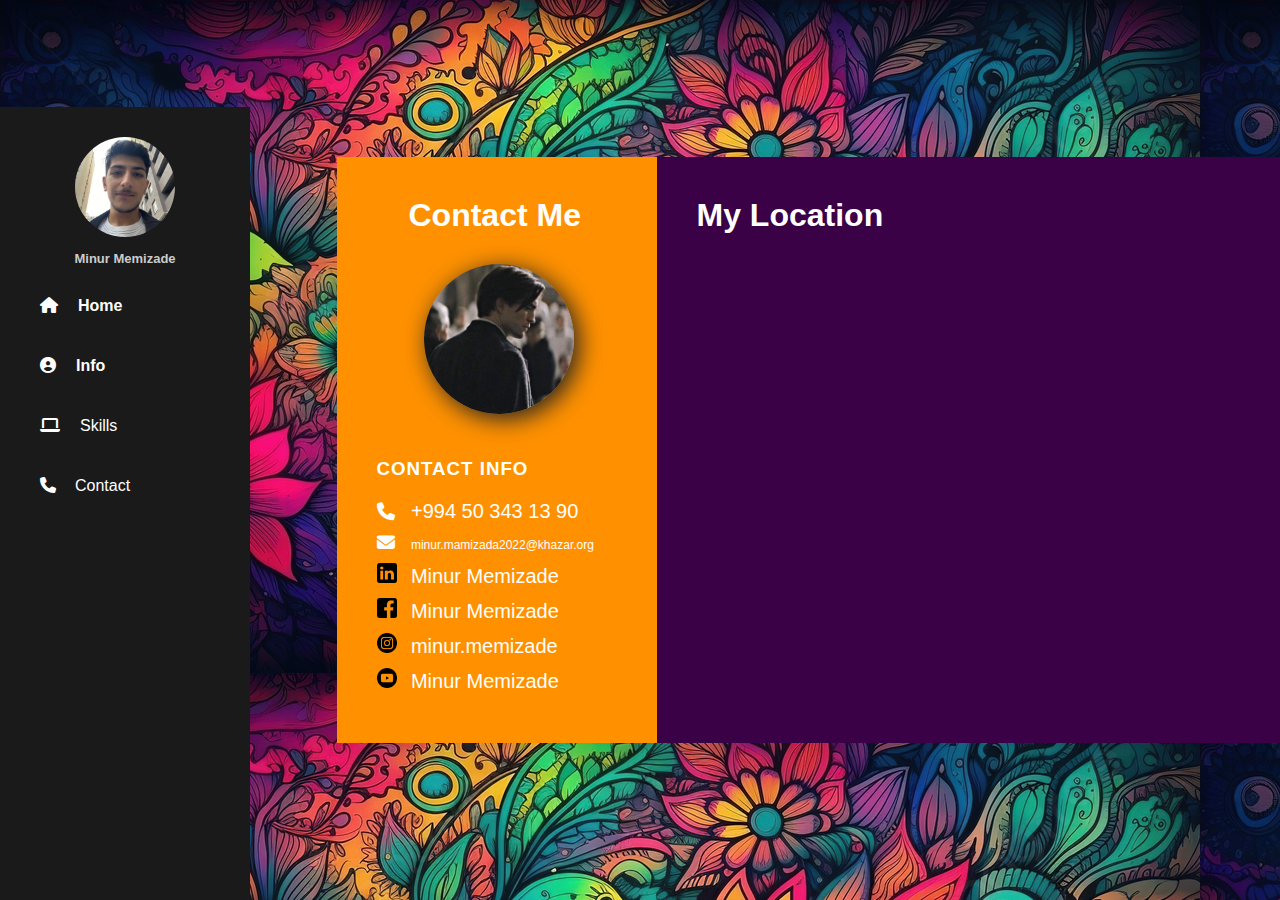
<file: contact.html>
<!DOCTYPE html>
<html lang="en">
<head>
    <meta charset="UTF-8">
    <meta name="viewport" content="width=device-width, initial-scale=1.0">
    <link rel="stylesheet" href="https://cdnjs.cloudflare.com/ajax/libs/font-awesome/6.5.1/css/all.min.css">
    <link rel="stylesheet" href="style.css">
    <link rel="stylesheet" href="resume.css">
    <link rel="stylesheet" href="contact.css">
    <title>Contact Me</title>
 </head>
 <body>
    <div class="all2">
     <div class="sidebar">
        <center>
            <img class="profile" src="profile.jpeg" alt="">
            <h4>Minur Memizade</h4>
        </center>
        <div class="container">
            <a href="index.html"><i class="fa-solid fa-home"><span style="margin-left: 20px;">Home</span></i></a>
            <a href="resume.html"><i class="fa-solid fa-user-circle"><span style="margin-left: 20px;">Info</span></i></a>
        <a href="skills.html"><i class="fa-solid fa-laptop"></i><span>Skills</span></a>
        <a href="contact.html"><i class="fa-solid fa-phone"></i><span style="margin-left: 9px";>Contact</span></a>
        </div>    
     </div>
     <div class="mainContainer">
        <div class="left">
            <h1>Contact Me</h1>
            <img class="mediaProfile" src="369614775_251510993877685_3409155976192186392_n.jpg" alt="">
            
            <div class="contactInfo">
                <h3 class="title">Contact Info</h3>
                <ul>
                    <li>
                        <span class="icon"><i class="fa fa-phone" aria-hidden="true"></i></span>
                        <span class="text">+994 50 343 13 90</span>
                    </li>
                    <li>
                        <span class="icon"><i class="fa fa-envelope" aria-hidden="true"></i></span>
                        <span class="text" style="font-size: 12px;">minur.mamizada2022@khazar.org</span>
                    </li>
                    <li>
                        <span class="icon"><img src="linkedin.png" alt=""></span>
                        <span class="text">Minur Memizade</span>
                    </li>
                    <li>
                        <span class="icon"><img src="facebook.png" alt=""></span>
                        <span class="text">Minur Memizade</span>
                    </li>
                    <li>
                        <span class="icon"><img src="insta.png" alt=""></span>
                        <span class="text">minur.memizade</span>
                    </li>
                    <li>
                        <span class="icon"><img src="youtube.png" alt=""></span>
                        <span class="text">Minur Memizade</span>
                    </li>
                </ul>
             </div>

            </div>
            <div class="right">
                <h1>My Location</h1>
                <iframe src="https://www.google.com/maps/embed?pb=!1m14!1m8!1m3!1d3037.6942390460754!2d49.927675075363126!3d40.41562388095986!3m2!1i1024!2i768!4f13.1!3m3!1m2!1s0x4030630d3913cdfd%3A0xc3bbdb9125049354!2sKristal%20Ab%C5%9Feron%20Qara%20Qarayev!5e0!3m2!1sen!2saz!4v1701972146918!5m2!1sen!2saz" width="600" height="450" style="border:0;" allowfullscreen="" loading="lazy" referrerpolicy="no-referrer-when-downgrade"></iframe>
            </div>
        </div>
        
    </div>
</body>
</html>
</file>
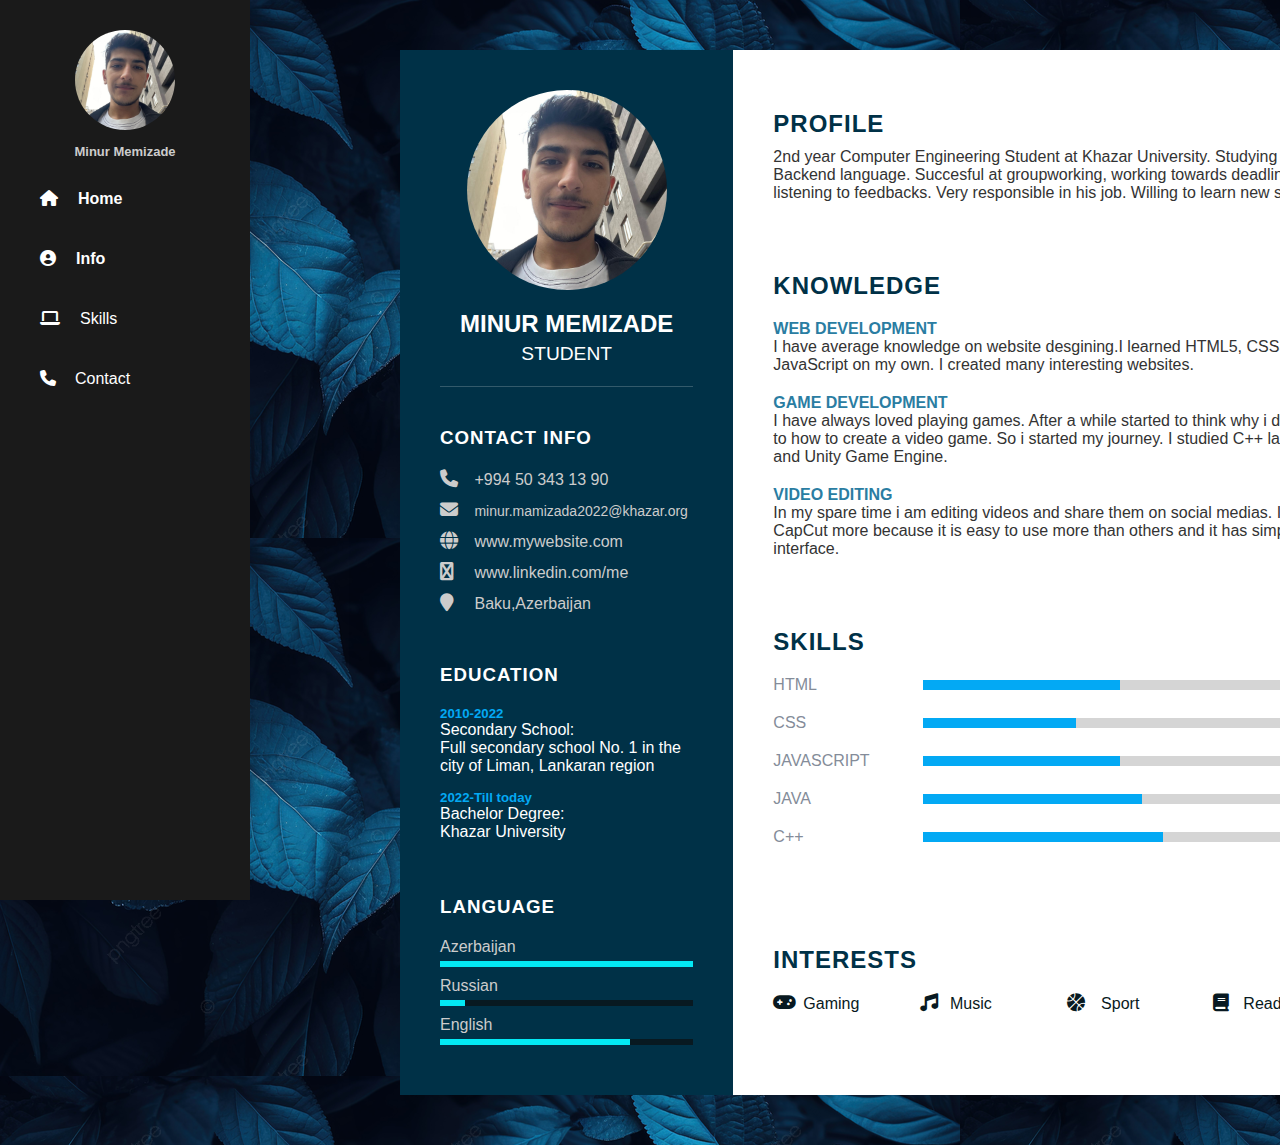
<file: resume.html>
<!DOCTYPE html>
<html lang="en">
<head>
    <meta charset="UTF-8">
    <meta name="viewport" content="width=device-width, initial-scale=1.0">
    <link rel="stylesheet" href="https://cdnjs.cloudflare.com/ajax/libs/font-awesome/6.5.1/css/all.min.css">
    <link rel="stylesheet" href="style.css">
    <link rel="stylesheet" href="resume.css">
    <title>Resume</title>
</head>
<body>
    <div class=>
        <div class="sidebar">
            <center>
                <img class="profile" src="profile.jpeg" alt="">
                <h4>Minur Memizade</h4>
            </center>
            <div class="container">
                <a href="index.html"><i class="fa-solid fa-home"><span style="margin-left: 20px;">Home</span></i></a>
                <a href="resume.html"><i class="fa-solid fa-user-circle"><span style="margin-left: 20px;">Info</span></i></a>
            <a href="skills.html"><i class="fa fa-laptop"></i><span>Skills</span></a>
            <a href="contact.html"><i class="fa-solid fa-phone"></i><span style="margin-left: 9px";>Contact</span></a>
            </div>    
        </div>
            <div class="mainContainer">
                <div class="left">
                    <div class="profileText">
                        <div class="imgBx">
                            <img class="homeProfile" src="profile.jpeg">
                        </div>
                        <h2>Minur Memizade <br><span>Student</span></h2>
                    </div>
                    <div class="contactInfo">
                        <h3 class="title">Contact Info</h3>
                        <ul>
                            <li>
                                <span class="icon"><i class="fa fa-phone" aria-hidden="true"></i></span>
                                <span class="text">+994 50 343 13 90</span>
                            </li>
                            <li>
                                <span class="icon"><i class="fa fa-envelope" aria-hidden="true"></i></span>
                                <span class="text" style="font-size: 14px;">minur.mamizada2022@khazar.org</span>
                            </li>
                            <li>
                                <span class="icon"><i class="fa fa-globe" aria-hidden="true"></i></span>
                                <span class="text">www.mywebsite.com</span>
                            </li>
                            <li>
                                <span class="icon"><i class="fa fa-linkedin" aria-hidden="true"></i></span>
                                <span class="text">www.linkedin.com/me</span>
                            </li>
                            <li>
                                <span class="icon"><i class="fa fa-map-marker" aria-hidden="true"></i></span>
                                <span class="text">Baku,Azerbaijan</span>
                            </li>
                        </ul>
                    </div>
                    <div class="contactInfo education">
                        <h3 class="title">Education</h3>
                        <ul>
                            <li>
                                <h5>2010-2022</h5>
                                <h4>Secondary School:</h4>
                                <h4>Full secondary school No. 1 in the city of Liman, Lankaran region</h4>
                            </li>
                            <li>
                                <h5>2022-Till today</h5>
                                <h4>Bachelor Degree:</h4>
                                <h4>Khazar University</h4>
                            </li>
                        </ul>
                    </div>
                    <div class="contactInfo language">
                        <h3 class="title">Language</h3>
                        <ul>
                            <li>
                                <span class="text">Azerbaijan</span>
                                <span class="percent">
                                    <div style="width:100% ;"></div>
                                </span>
                            </li>
                            <li>
                                <span class="text">Russian</span>
                                <span class="percent">
                                    <div style="width:10% ;"></div></span>
                            </li>
                            <li>
                                <span class="text">English</span>
                                <span class="percent">
                                    <div style="width:75% ;"></div>
                                </span>
                            </li>
                        </ul>
                    </div>
                </div>
                <div class="right">
                    <div class="about">
                        <h2 class="title2">Profile</h2>
                        <p>2nd year Computer Engineering Student at Khazar University. Studying Java as Backend language. Succesful at groupworking, working towards deadlines and listening to feedbacks. Very responsible in his job. Willing to learn new skills.</p>
                    </div>
                    <div class="about">
                        <h2 class="title2">Knowledge</h2>
                        <div class="box">
                            
                            <div class="text">
                                <h4>Web Development</h4>
                                <p>I have average knowledge on website desgining.I learned HTML5, CSS3 and JavaScript on my own. I created many interesting websites.</p>
                            </div>
                        </div>
                        <div class="box">
                            
                            <div class="text">
                                <h4>Game Development</h4>
                                <p>I have always loved playing games. After a while started to think why i don't learn to how to create a video game. So i started my journey. I studied C++ language and Unity Game Engine.</p>
                            </div>
                        </div>
                        <div class="box">
                            <div class="text">
                                <h4>Video Editing</h4>
                                <p>In my spare time i am editing videos and share them on social medias. I use CapCut more because it is easy to use more than others and it has simple interface.</p>
                            </div>
                        </div>
                    </div>
                    <div class="about skills">
                        <h2 class="title2">Skills</h2>
                        <div class="box">
                            <h4>HTML</h4>
                            <div class="percent">
                                <div style="width: 45%;"></div>
                            </div>
                        </div>
                        <div class="box">
                            <h4>CSS</h4>
                            <div class="percent">
                                <div style="width: 35%;"></div>
                            </div>
                        </div>
                        <div class="box">
                            <h4>JavaScript</h4>
                            <div class="percent">
                                <div style="width: 45%;"></div>
                            </div>
                        </div>
                        <div class="box">
                            <h4>Java</h4>
                            <div class="percent">
                                <div style="width: 50%;"></div>
                            </div>
                        </div>
                        <div class="box">
                            <h4>C++</h4>
                            <div class="percent">
                                <div style="width: 55%;"></div>
                            </div>
                        </div>
                    </div>
                    <div class="about interests">
                        <h2 class="title2">Interests</h2>
                        <ul>
                            <li><i class="fa fa-gamepad" aria-hidden="true"></i>Gaming</li>
                            <li><i class="fa fa-music" aria-hidden="true"></i>Music</li>
                            <li><i class="fa fa-basketball" aria-hidden="true"></i> Sport</li>
                            <li><i class="fa fa-book" aria-hidden="true"></i>Reading</li>
                        </ul>
                    </div>
                </div>
                
                </div>
                
            </div>
    </div>
    
    
</body>
</html>
</file>
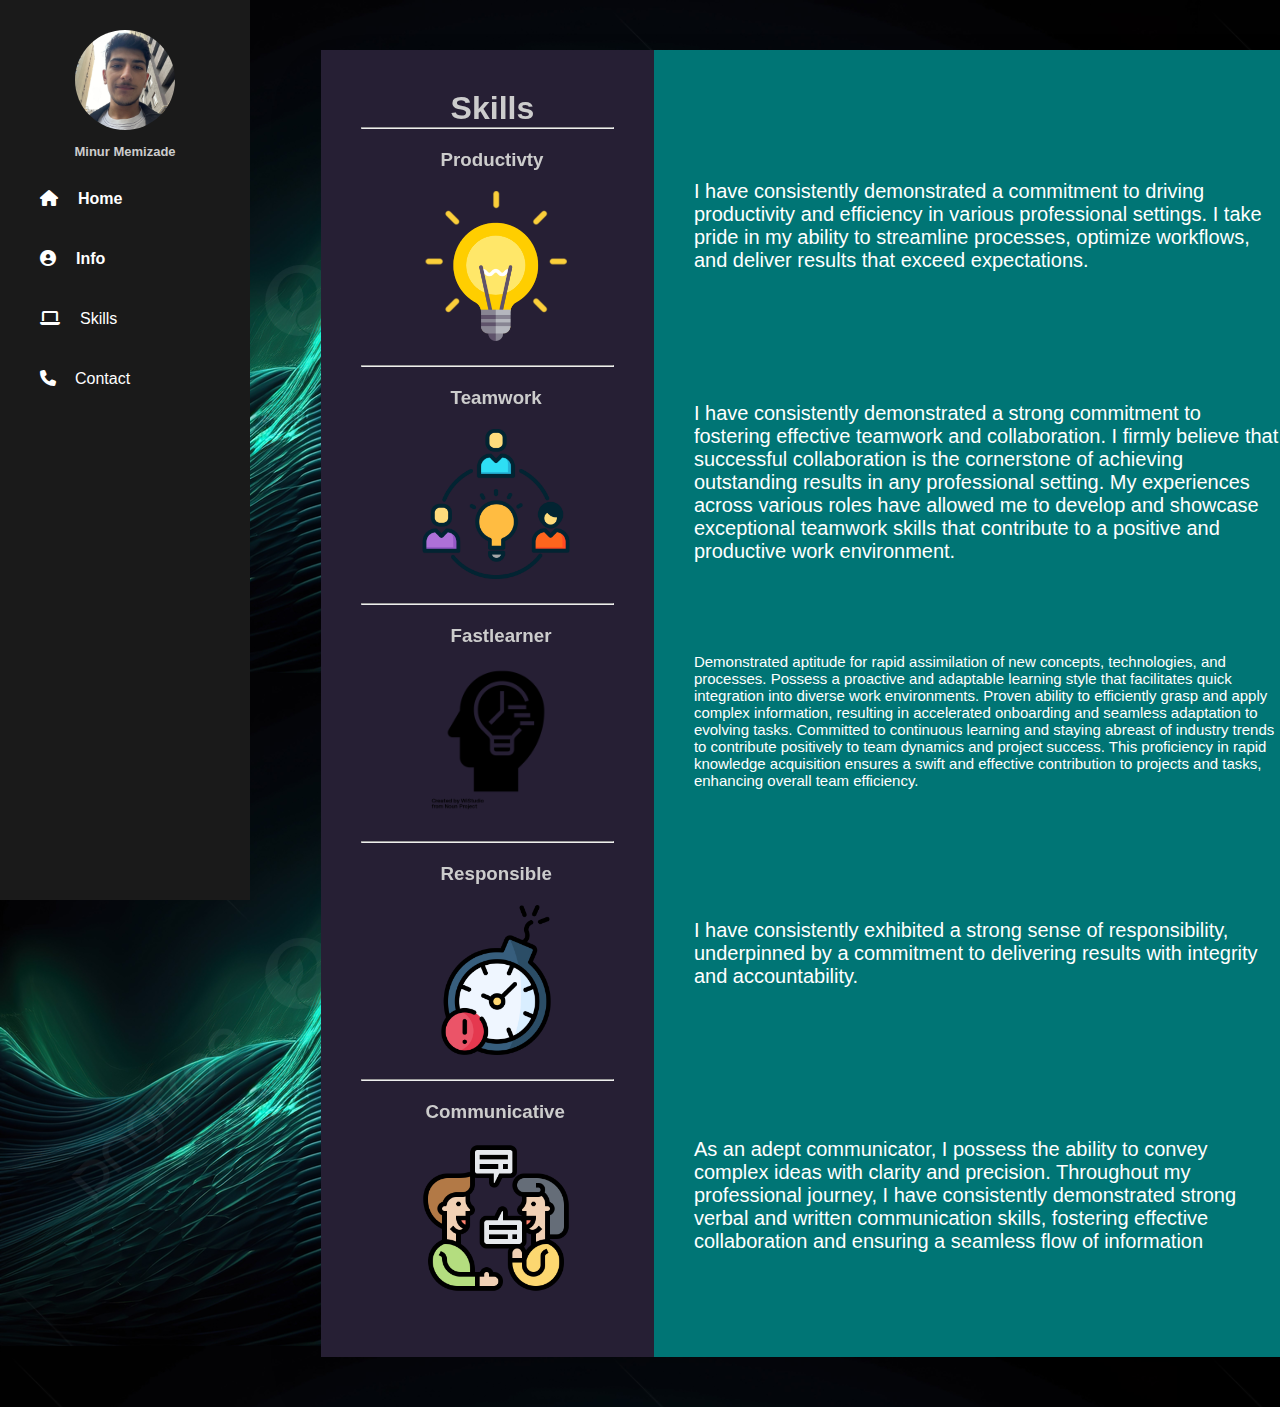
<file: skills.html>
<!DOCTYPE html>
<html lang="en">
<head>
    <meta charset="UTF-8">
    <meta name="viewport" content="width=device-width, initial-scale=1.0">
    <link rel="stylesheet" href="https://cdnjs.cloudflare.com/ajax/libs/font-awesome/6.5.1/css/all.min.css">
    <link rel="stylesheet" href="style.css">
    <link rel="stylesheet" href="resume.css">
    <link rel="stylesheet" href="skills.css">
    <title>Skills</title>
</head>
<body>
    <div>
    <div class="sidebar">
        <center>
            <img class="profile" src="profile.jpeg" alt="">
            <h4>Minur Memizade</h4>
        </center>
        <div class="container">
            <a href="index.html"><i class="fa-solid fa-home"><span style="margin-left: 20px;">Home</span></i></a>
            <a href="resume.html"><i class="fa-solid fa-user-circle"><span style="margin-left: 20px;">Info</span></i></a>
        <a href="skills.html"><i class="fa fa-laptop"></i><span style="margin-left: 10px";>Skills</span></a>
        <a href="contact.html"><i class="fa-solid fa-phone"></i><span style="margin-left: 9px";>Contact</span></a>
        </div>    
    </div>
    <div class="mainContainer">
            <div class="left">
                <h1 style="margin-left: 90px;">Skills</h1><hr>
                <div>
                    <ul>
                        <li>
                            <h3 style="margin-left:60px ;">Productivty</h3>
                            <img  src="pngwing.com.png" alt="">
                        </li><hr>
                        <li>
                            <h3 style="margin-left:70px ;">Teamwork</h3>
                            <img src="teamwork_7086327.png" alt="">
                        </li><hr>
                        <li>
                            <h3 style="margin-left:70px ;">Fastlearner</h3>
                            <img src="noun-fast-learner-4230009.png" alt="">
                        </li><hr>
                        <li>
                            <h3 style="margin-left:60px ;">Responsible</h3>
                            <img src="deadline.png" alt="">
                        </li><hr>
                        <li>
                            <h3>Communicative</h3>
                            <img src="communication_3201615.png" alt="">
                        </li>
                    </ul>
                </div>
            </div>
            <div class="right">
                <div>
                    <ul>
                        <li>
                            <p style="font-size: 20px;">I have consistently demonstrated a commitment to driving productivity and efficiency in various professional settings. I take pride in my ability to streamline processes, optimize workflows, and deliver results that exceed expectations.</p>
                        </li>
                        <li style=" margin-top: 130px;">
                            <p>I have consistently demonstrated a strong commitment to fostering effective teamwork and collaboration. I firmly believe that successful collaboration is the cornerstone of achieving outstanding results in any professional setting. My experiences across various roles have allowed me to develop and showcase exceptional teamwork skills that contribute to a positive and productive work environment.</p>
                        </li>
                        <li>
                            <p style="font-size: 15px;">  Demonstrated aptitude for rapid assimilation of new concepts, technologies, and processes. Possess a proactive and adaptable learning style that facilitates quick integration into diverse work environments. Proven ability to efficiently grasp and apply complex information, resulting in accelerated onboarding and seamless adaptation to evolving tasks. Committed to continuous learning and staying abreast of industry trends to contribute positively to team dynamics and project success. This proficiency in rapid knowledge acquisition ensures a swift and effective contribution to projects and tasks, enhancing overall team efficiency.</p>
                        </li>
                        <li style=" margin-top: 130px;">
                            <p>I have consistently exhibited a strong sense of responsibility, underpinned by a commitment to delivering results with integrity and accountability.</p>
                        </li>
                        <li style=" margin-top: 150px;">
                            <p>As an adept communicator, I possess the ability to convey complex ideas with clarity and precision. Throughout my professional journey, I have consistently demonstrated strong verbal and written communication skills, fostering effective collaboration and ensuring a seamless flow of information</p>
                        </li>
                    </ul>
                </div>
            </div>
    </div>
</div>
</body>
</html>
</file>
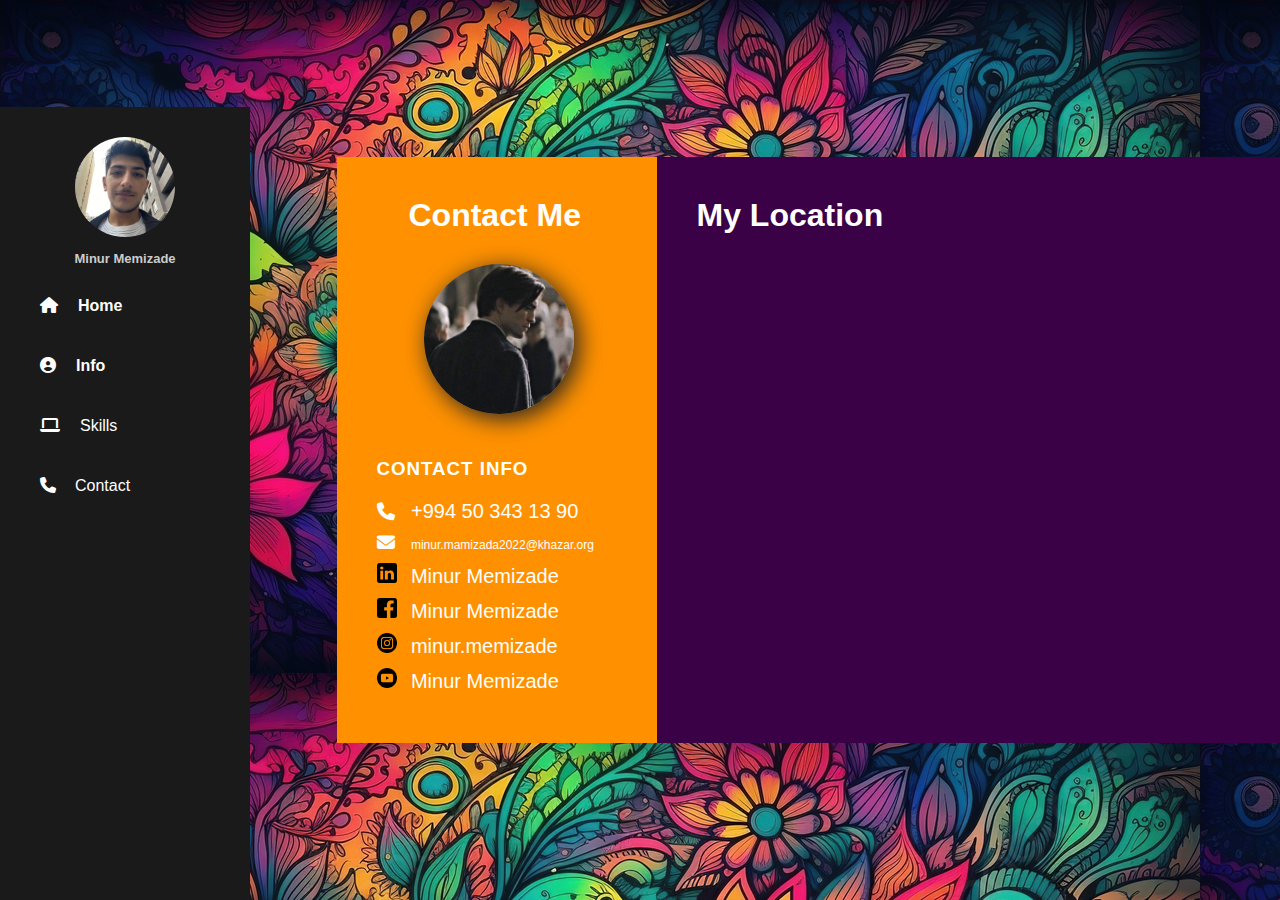
<file: index/contact.html>
<!DOCTYPE html>
<html lang="en">
<head>
    <meta charset="UTF-8">
    <meta name="viewport" content="width=device-width, initial-scale=1.0">
    <link rel="stylesheet" href="https://cdnjs.cloudflare.com/ajax/libs/font-awesome/6.5.1/css/all.min.css">
    <link rel="stylesheet" href="/style/style.css">
    <link rel="stylesheet" href="/style/resume.css">
    <link rel="stylesheet" href="/style/contact.css">
    <title>Contact Me</title>
 </head>
 <body>
    <div class="all2">
     <div class="sidebar">
        <center>
            <img class="profile" src="/images/profile.jpeg" alt="">
            <h4>Minur Memizade</h4>
        </center>
        <div class="container">
            <a href="/index.html"><i class="fa-solid fa-home"><span style="margin-left: 20px;">Home</span></i></a>
            <a href="resume.html"><i class="fa-solid fa-user-circle"><span style="margin-left: 20px;">Info</span></i></a>
        <a href="skills.html"><i class="fa-solid fa-laptop"></i><span>Skills</span></a>
        <a href="contact.html"><i class="fa-solid fa-phone"></i><span style="margin-left: 9px";>Contact</span></a>
        </div>    
     </div>
     <div class="mainContainer">
        <div class="left">
            <h1>Contact Me</h1>
            <img class="mediaProfile" src="/images/369614775_251510993877685_3409155976192186392_n.jpg" alt="">
            
            <div class="contactInfo">
                <h3 class="title">Contact Info</h3>
                <ul>
                    <li>
                        <span class="icon"><i class="fa fa-phone" aria-hidden="true"></i></span>
                        <span class="text">+994 50 343 13 90</span>
                    </li>
                    <li>
                        <span class="icon"><i class="fa fa-envelope" aria-hidden="true"></i></span>
                        <span class="text" style="font-size: 12px;">minur.mamizada2022@khazar.org</span>
                    </li>
                    <li>
                        <span class="icon"><img src="/images/linkedin.png" alt=""></span>
                        <span class="text">Minur Memizade</span>
                    </li>
                    <li>
                        <span class="icon"><img src="/images/facebook.png" alt=""></span>
                        <span class="text">Minur Memizade</span>
                    </li>
                    <li>
                        <span class="icon"><img src="/images/insta.png" alt=""></span>
                        <span class="text">minur.memizade</span>
                    </li>
                    <li>
                        <span class="icon"><img src="/images/youtube.png" alt=""></span>
                        <span class="text">Minur Memizade</span>
                    </li>
                </ul>
             </div>

            </div>
            <div class="right">
                <h1>My Location</h1>
                <iframe src="https://www.google.com/maps/embed?pb=!1m14!1m8!1m3!1d3037.6942390460754!2d49.927675075363126!3d40.41562388095986!3m2!1i1024!2i768!4f13.1!3m3!1m2!1s0x4030630d3913cdfd%3A0xc3bbdb9125049354!2sKristal%20Ab%C5%9Feron%20Qara%20Qarayev!5e0!3m2!1sen!2saz!4v1701972146918!5m2!1sen!2saz" width="600" height="450" style="border:0;" allowfullscreen="" loading="lazy" referrerpolicy="no-referrer-when-downgrade"></iframe>
            </div>
        </div>
        
    </div>
</body>
</html>
</file>
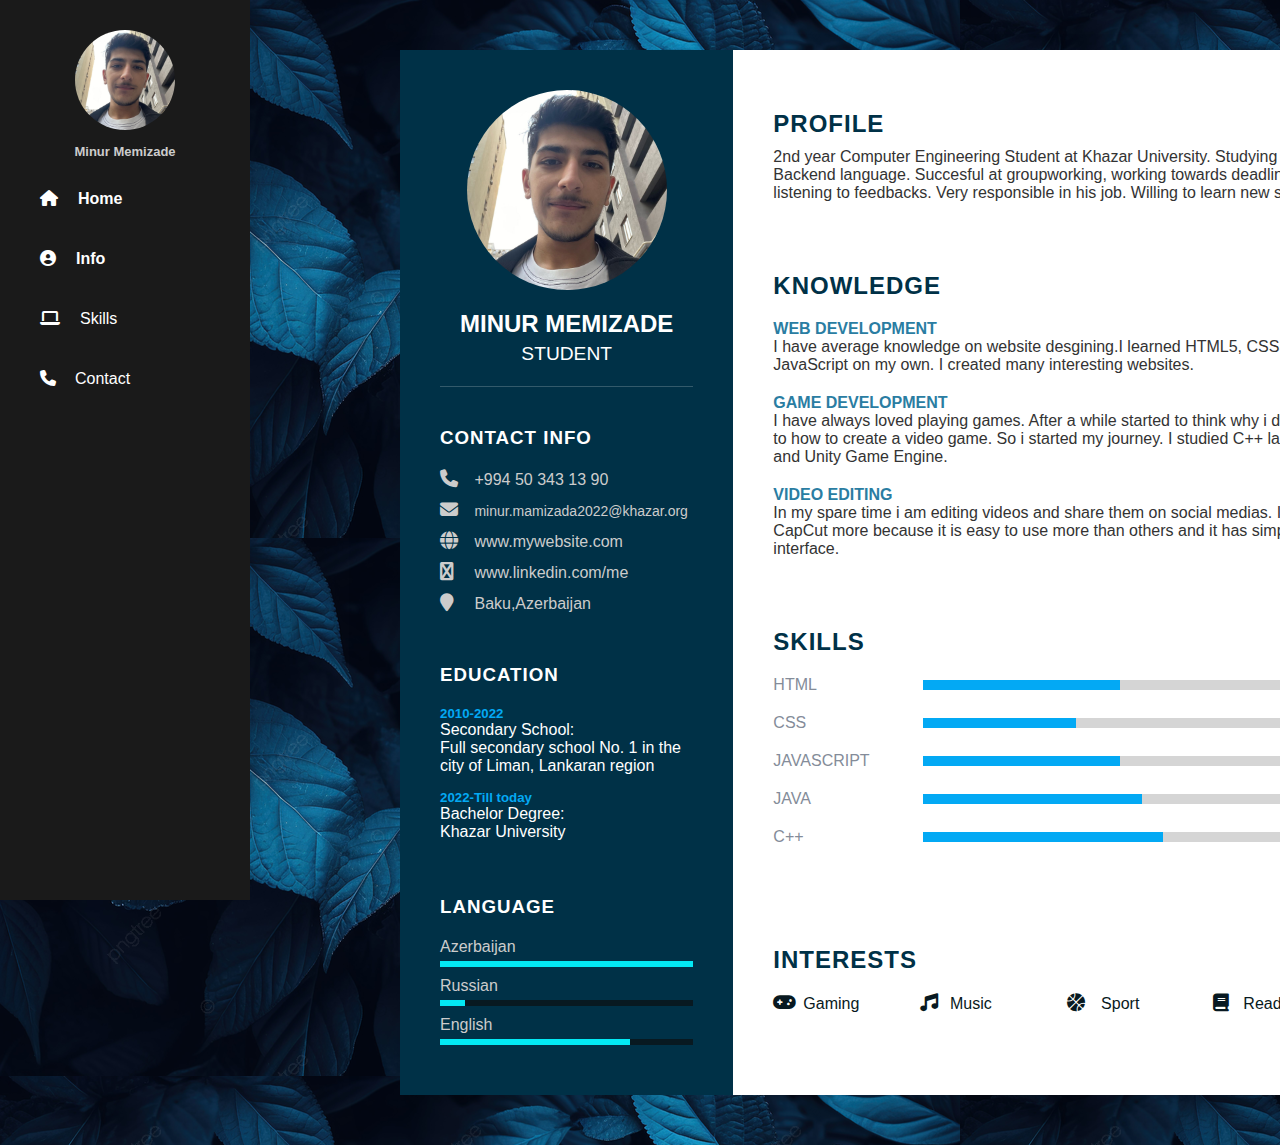
<file: index/resume.html>
<!DOCTYPE html>
<html lang="en">
<head>
    <meta charset="UTF-8">
    <meta name="viewport" content="width=device-width, initial-scale=1.0">
    <link rel="stylesheet" href="https://cdnjs.cloudflare.com/ajax/libs/font-awesome/6.5.1/css/all.min.css">
    <link rel="stylesheet" href="/style/style.css">
    <link rel="stylesheet" href="/style/resume.css">
    <title>Resume</title>
</head>
<body>
    <div class=>
        <div class="sidebar">
            <center>
                <img class="profile" src="/images/profile.jpeg" alt="">
                <h4>Minur Memizade</h4>
            </center>
            <div class="container">
                <a href="/index.html"><i class="fa-solid fa-home"><span style="margin-left: 20px;">Home</span></i></a>
                <a href="resume.html"><i class="fa-solid fa-user-circle"><span style="margin-left: 20px;">Info</span></i></a>
            <a href="skills.html"><i class="fa fa-laptop"></i><span>Skills</span></a>
            <a href="contact.html"><i class="fa-solid fa-phone"></i><span style="margin-left: 9px";>Contact</span></a>
            </div>    
        </div>
            <div class="mainContainer">
                <div class="left">
                    <div class="profileText">
                        <div class="imgBx">
                            <img class="homeProfile" src="/images/profile.jpeg">
                        </div>
                        <h2>Minur Memizade <br><span>Student</span></h2>
                    </div>
                    <div class="contactInfo">
                        <h3 class="title">Contact Info</h3>
                        <ul>
                            <li>
                                <span class="icon"><i class="fa fa-phone" aria-hidden="true"></i></span>
                                <span class="text">+994 50 343 13 90</span>
                            </li>
                            <li>
                                <span class="icon"><i class="fa fa-envelope" aria-hidden="true"></i></span>
                                <span class="text" style="font-size: 14px;">minur.mamizada2022@khazar.org</span>
                            </li>
                            <li>
                                <span class="icon"><i class="fa fa-globe" aria-hidden="true"></i></span>
                                <span class="text">www.mywebsite.com</span>
                            </li>
                            <li>
                                <span class="icon"><i class="fa fa-linkedin" aria-hidden="true"></i></span>
                                <span class="text">www.linkedin.com/me</span>
                            </li>
                            <li>
                                <span class="icon"><i class="fa fa-map-marker" aria-hidden="true"></i></span>
                                <span class="text">Baku,Azerbaijan</span>
                            </li>
                        </ul>
                    </div>
                    <div class="contactInfo education">
                        <h3 class="title">Education</h3>
                        <ul>
                            <li>
                                <h5>2010-2022</h5>
                                <h4>Secondary School:</h4>
                                <h4>Full secondary school No. 1 in the city of Liman, Lankaran region</h4>
                            </li>
                            <li>
                                <h5>2022-Till today</h5>
                                <h4>Bachelor Degree:</h4>
                                <h4>Khazar University</h4>
                            </li>
                        </ul>
                    </div>
                    <div class="contactInfo language">
                        <h3 class="title">Language</h3>
                        <ul>
                            <li>
                                <span class="text">Azerbaijan</span>
                                <span class="percent">
                                    <div style="width:100% ;"></div>
                                </span>
                            </li>
                            <li>
                                <span class="text">Russian</span>
                                <span class="percent">
                                    <div style="width:10% ;"></div></span>
                            </li>
                            <li>
                                <span class="text">English</span>
                                <span class="percent">
                                    <div style="width:75% ;"></div>
                                </span>
                            </li>
                        </ul>
                    </div>
                </div>
                <div class="right">
                    <div class="about">
                        <h2 class="title2">Profile</h2>
                        <p>2nd year Computer Engineering Student at Khazar University. Studying Java as Backend language. Succesful at groupworking, working towards deadlines and listening to feedbacks. Very responsible in his job. Willing to learn new skills.</p>
                    </div>
                    <div class="about">
                        <h2 class="title2">Knowledge</h2>
                        <div class="box">
                            
                            <div class="text">
                                <h4>Web Development</h4>
                                <p>I have average knowledge on website desgining.I learned HTML5, CSS3 and JavaScript on my own. I created many interesting websites.</p>
                            </div>
                        </div>
                        <div class="box">
                            
                            <div class="text">
                                <h4>Game Development</h4>
                                <p>I have always loved playing games. After a while started to think why i don't learn to how to create a video game. So i started my journey. I studied C++ language and Unity Game Engine.</p>
                            </div>
                        </div>
                        <div class="box">
                            <div class="text">
                                <h4>Video Editing</h4>
                                <p>In my spare time i am editing videos and share them on social medias. I use CapCut more because it is easy to use more than others and it has simple interface.</p>
                            </div>
                        </div>
                    </div>
                    <div class="about skills">
                        <h2 class="title2">Skills</h2>
                        <div class="box">
                            <h4>HTML</h4>
                            <div class="percent">
                                <div style="width: 45%;"></div>
                            </div>
                        </div>
                        <div class="box">
                            <h4>CSS</h4>
                            <div class="percent">
                                <div style="width: 35%;"></div>
                            </div>
                        </div>
                        <div class="box">
                            <h4>JavaScript</h4>
                            <div class="percent">
                                <div style="width: 45%;"></div>
                            </div>
                        </div>
                        <div class="box">
                            <h4>Java</h4>
                            <div class="percent">
                                <div style="width: 50%;"></div>
                            </div>
                        </div>
                        <div class="box">
                            <h4>C++</h4>
                            <div class="percent">
                                <div style="width: 55%;"></div>
                            </div>
                        </div>
                    </div>
                    <div class="about interests">
                        <h2 class="title2">Interests</h2>
                        <ul>
                            <li><i class="fa fa-gamepad" aria-hidden="true"></i>Gaming</li>
                            <li><i class="fa fa-music" aria-hidden="true"></i>Music</li>
                            <li><i class="fa fa-basketball" aria-hidden="true"></i> Sport</li>
                            <li><i class="fa fa-book" aria-hidden="true"></i>Reading</li>
                        </ul>
                    </div>
                </div>
                
                </div>
                
            </div>
    </div>
    
    
</body>
</html>
</file>
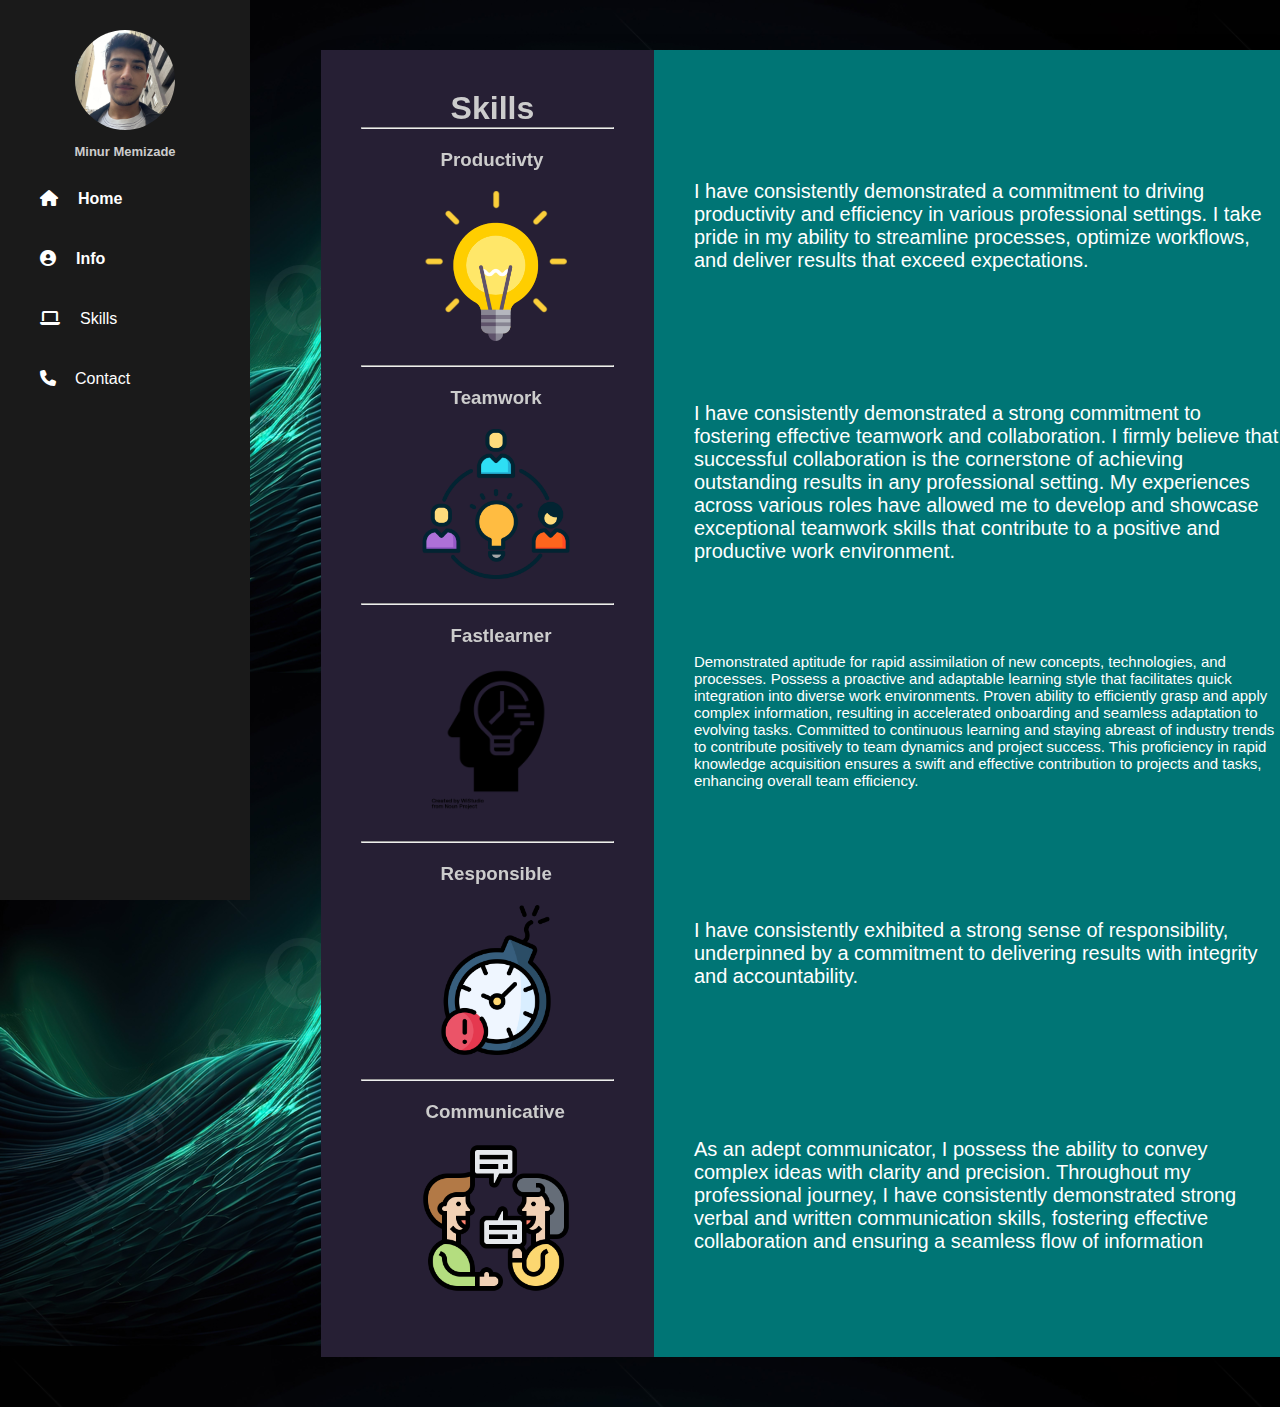
<file: index/skills.html>
<!DOCTYPE html>
<html lang="en">
<head>
    <meta charset="UTF-8">
    <meta name="viewport" content="width=device-width, initial-scale=1.0">
    <link rel="stylesheet" href="https://cdnjs.cloudflare.com/ajax/libs/font-awesome/6.5.1/css/all.min.css">
    <link rel="stylesheet" href="/style/style.css">
    <link rel="stylesheet" href="/style/resume.css">
    <link rel="stylesheet" href="/style/skills.css">
    <title>Skills</title>
</head>
<body>
    <div>
    <div class="sidebar">
        <center>
            <img class="profile" src="/images/profile.jpeg" alt="">
            <h4>Minur Memizade</h4>
        </center>
        <div class="container">
            <a href="/index.html"><i class="fa-solid fa-home"><span style="margin-left: 20px;">Home</span></i></a>
            <a href="resume.html"><i class="fa-solid fa-user-circle"><span style="margin-left: 20px;">Info</span></i></a>
        <a href="skills.html"><i class="fa fa-laptop"></i><span style="margin-left: 10px";>Skills</span></a>
        <a href="contact.html"><i class="fa-solid fa-phone"></i><span style="margin-left: 9px";>Contact</span></a>
        </div>    
    </div>
    <div class="mainContainer">
            <div class="left">
                <h1 style="margin-left: 90px;">Skills</h1><hr>
                <div>
                    <ul>
                        <li>
                            <h3 style="margin-left:60px ;">Productivty</h3>
                            <img  src="/images/pngwing.com.png" alt="">
                        </li><hr>
                        <li>
                            <h3 style="margin-left:70px ;">Teamwork</h3>
                            <img src="/images/teamwork_7086327.png" alt="">
                        </li><hr>
                        <li>
                            <h3 style="margin-left:70px ;">Fastlearner</h3>
                            <img src="/images/noun-fast-learner-4230009.png" alt="">
                        </li><hr>
                        <li>
                            <h3 style="margin-left:60px ;">Responsible</h3>
                            <img src="/images/deadline.png" alt="">
                        </li><hr>
                        <li>
                            <h3>Communicative</h3>
                            <img src="/images/communication_3201615.png" alt="">
                        </li>
                    </ul>
                </div>
            </div>
            <div class="right">
                <div>
                    <ul>
                        <li>
                            <p style="font-size: 20px;">I have consistently demonstrated a commitment to driving productivity and efficiency in various professional settings. I take pride in my ability to streamline processes, optimize workflows, and deliver results that exceed expectations.</p>
                        </li>
                        <li style=" margin-top: 130px;">
                            <p>I have consistently demonstrated a strong commitment to fostering effective teamwork and collaboration. I firmly believe that successful collaboration is the cornerstone of achieving outstanding results in any professional setting. My experiences across various roles have allowed me to develop and showcase exceptional teamwork skills that contribute to a positive and productive work environment.</p>
                        </li>
                        <li>
                            <p style="font-size: 15px;">  Demonstrated aptitude for rapid assimilation of new concepts, technologies, and processes. Possess a proactive and adaptable learning style that facilitates quick integration into diverse work environments. Proven ability to efficiently grasp and apply complex information, resulting in accelerated onboarding and seamless adaptation to evolving tasks. Committed to continuous learning and staying abreast of industry trends to contribute positively to team dynamics and project success. This proficiency in rapid knowledge acquisition ensures a swift and effective contribution to projects and tasks, enhancing overall team efficiency.</p>
                        </li>
                        <li style=" margin-top: 130px;">
                            <p>I have consistently exhibited a strong sense of responsibility, underpinned by a commitment to delivering results with integrity and accountability.</p>
                        </li>
                        <li style=" margin-top: 150px;">
                            <p>As an adept communicator, I possess the ability to convey complex ideas with clarity and precision. Throughout my professional journey, I have consistently demonstrated strong verbal and written communication skills, fostering effective collaboration and ensuring a seamless flow of information</p>
                        </li>
                    </ul>
                </div>
            </div>
    </div>
</div>
</body>
</html>
</file>
<file: style.css>
body{
  margin: 0;
  padding: 0;
  font-family: Arial, Helvetica, sans-serif;
  color: #ccc;
}
header
{
  position:fixed;
  background: black;
  padding: 20px;
  width: 210px;
  height: 30px;
  transition: 0.5;
  transition-property: left;
}
.sidebar
{
  margin-top: 70px;
  padding-top: 30px;
  background: rgb(26, 26, 26);
  position: fixed;
  left: 0;
  width: 250px;
  height: 100%;
  transition: 0.5s;
  transition-property:left ;
}
.profile
{
  width: 100px;
  height: 100px;
  border-radius: 150px;
  margin-bottom: 10px;
  background-size: cover;
  transition: 0.5s;
  transition-property: left;
}
.sidebar h4
{
  color: #ccc;
  margin-top: 0;
  margin-bottom: 20px;
  font-size: 13px;
  margin-bottom: 10px;
}
.sidebar a{
  color: #fff;
  display: block;
  line-height: 60px;
  text-decoration: none;
  padding-left: 40px;
  box-sizing: border-box;
  transition: 0.5s;
  transition-property: background;
}
.sidebar a:hover{
  background:#d31919
}
.sidebar i{
  padding-right: 10px;
}
.container
{
  display: flex;
  flex-direction: column;
  justify-content: center;
}
.sidebar span
{
  margin-left: 10px;
}
label #sidebarButton
{
  z-index: 1;
  color: #fff;
  cursor: pointer;
  position: fixed;
  font-size: 20px;
  margin-top: 5px;
  transition: 0.5s;
  transition-property: color;
}
label #sidebarButton:hover{
  color: #d31919;
}
#check:checked ~.sidebar
{
  left: -190px;
}
#check:checked ~.sidebar a span{
  display: none;
}
#check:checked ~.sidebar a{
  font-size: 20px;
  margin-left: 170px;
  width: 80px;
}
#check:checked ~.sidebar img
{
  margin-right: 30px;
}

#check
{
  display: none;
  
}
.home{
  display: flex;
  height: 100vh;
  align-items: center;
  padding: 0 10%;
  
  background-size: cover;
  background-position: center;
}
.home-content
{
  width: 600px;
  text-shadow: 10px,10px, 5px,black;
}
.home-content h1 
{
  font-size: 56px;
  font-weight: 700;
  margin-bottom: 0;
  text-shadow: rgb(255, 0, 0) 1px 0 10px;
}
.home-content h3{
  margin-top: 0;
  font-size: 32px;
  font-weight: 700;
  color: #f00000;
  margin-bottom: 5px;
  text-shadow: rgb(255, 0, 0) 1px 0 10px;
} 
.home-content p
{
  margin-top: 0;
  font-size: 16px;
  text-shadow: rgb(255, 0, 0) 1px 0 10px;
}
video
{
  width: 100vw;
  height: 100vh;
  object-fit: cover;
  position: fixed;
  left: 0;
  right: 0;
  top: 0;
  bottom: 0;
  z-index: -1;
}
.all
{
  display: flex;
}
#check:checked~header
{
  width: 20px;
}
.photo
{
  margin-left: 300px;
  width: 320px;
  height: 300px;
  border-radius:50% ;
  box-shadow: 15px 15px 20px black;
}
.profile
{
    object-fit: cover;
}
</file>
<file: resume.css>
*
{
   margin: 0;
   padding: 0;
   box-sizing: border-box;
   font-family: Arial, Helvetica, sans-serif; 
}
body
{
    background: url(pngtree-close-up-photo-of-dark-leaves-a-texture-background-in-moody-image_13699798.png);
    display: flex;
    justify-content: center;
    align-items: center;
    min-height: 100vh;
}
.mainContainer
{
    position: relative;
    width: 100%;
    max-width: 1000px;
    min-height: 1000px;
    background-color: #fff;
    display: grid;
    grid-template-columns: 1fr 2fr;
    box-shadow: 0 35px 55px rgba(0,0,0,0.1);
    margin: 50px;
    margin-left: 400px;
}
.mainContainer .left
{
    position: relative;
    background:#003147;
    padding: 40px;
}

.profileText
{
    position: relative;
    display: flex;
    flex-direction: column;
    align-items: center;
    padding-bottom: 20px;
    border-bottom: 1px solid rgba(255,255,255,0.2);
}
.profileText .imgBx
{
    position: relative;
    width: 200px;
    height: 200px;
    border-radius: 50%;
    overflow: hidden;
}
.profileText .imgBx img
{
    position: absolute;
    top:0;
    left: 0;
    width: 100%;
    height:100%;
    object-fit: cover;
}
.profileText h2
{
    color: #fff;
    font-size: 1.5em;
    margin-top: 20px;
    text-transform: uppercase;
    text-align: center;
    font-weight: 600;
}
.profileText h2 span
{
    font-size: 0.8em;
    font-weight: 300;
}
.mainContainer .right
{
    position: relative;
    background:#fff;
    padding: 40px;
}
.homeProfile
{
    height: 300px;
    width: 300px;
}
.contactInfo
{
    padding-top: 40px;
}
.title
{
    color: #fff;
    text-transform: uppercase;
    font-weight: 600;
    letter-spacing: 1px;
    margin-bottom: 20px;
}
.contactInfo ul{
    position: relative;
}
.contactInfo ul li
{
    position: relative;
    list-style: none;
    margin: 10px 0;
    cursor: pointer;
}
.contactInfo ul li .icon{
    display: inline-block;
    width: 30px;
    font-size: 18px;
}
.contactInfo.education li
{
    margin-bottom: 15px;
}
.contactInfo.education h5
{
    color: #03a9f4;
    font-weight: 700;
}
.contactInfo.education h4
{
    color: #fff;
    font-weight: 300;
}
.contactInfo.language .percent
{
    position: relative;
    width: 100%;
    height: 6px;
    background-color: #081921;
    display: block;
    margin-top: 5px;
}
.contactInfo.language .percent div
{
    position: absolute;
    top: 0;
    left: 0;
    height: 100%;
    background: #03e9f4;
}
.all
{
  display: flex;
}
.sidebar
{
    margin-top: 0;
}
.about
{
    margin-bottom: 70px;
    margin-top: 20px;
}
.about:last-child
{
    margin-bottom: 0;
}
.title2
{
    color:#003147 ;
    text-transform: uppercase;
    letter-spacing: 1px;
    margin-bottom: 10px;
}
.about p
{
    color: #333;
}
.about .box{
    display: flex;
    flex-direction: row;
    margin: 20px 0;
}
.about .box .knowledge
{
    min-width: 150px;
}
.about .box .knowledge h5{
    text-transform: uppercase;
}
.about .box .text h4
{
    text-transform: uppercase;
    color: #2a7da2;
    font-size: 16px;
}
.skills .box{
    position: relative;
    width: 100%;
    display: grid;
    grid-template-columns: 150px 1fr;
    align-items: center;
}
.skills .box h4
{
    text-transform: uppercase;
    color:#848c99;
    font-weight: 500;
}
.skills .box  .percent
{
    width: 100%;
    height: 10px;
    background: rgb(213, 213, 213);
}
.skills .box  .percent div
{
    position: relative;
    top:0;
    left: 0;
    height: 100%;
    background-color: #03a9f4;
}
.interests
{
    margin-top: 100px;
}
.interests ul
{
    display: grid;
    grid-template-columns:repeat(4,1fr);
}
.interests ul li
{
    list-style: none;
    color: #081921;
    font-weight: 500;
    margin: 10px 0;
}
.interests ul li .fa{
    color: #081921;
    font-size: 18px;
    width: 20px;
    margin-right: 10px;
}
.profile
{
    object-fit: cover;
}
.sidebar a:hover{
    background:#03a9f4;
  }
</file>
<file: contact.css>
.icon
{
    width: 15px;
    height: 15px;
}
.icon img
{
    width: 20px;
    height: 20px;
}
.contactInfo span
{
    font-size: 20px;
}
.mainContainer
{
    position: relative;
    width: 100%;
    max-width: 1000px;
    min-height: 500px;
    background-color: #fff;
    display: grid;
    grid-template-columns: 1fr 2fr;
    box-shadow: 0 35px 55px rgba(0,0,0,0.1);
    margin: 50px;
    margin-left: 400px;
}
.right h1
{
    color: #003147;
    margin-bottom: 10px;
}
.mainContainer .left
{
    background-color: #ff9100;
}
.mainContainer .right
{
    background-color: #3b0146;
}
.right h1
{
    color: white;
}
.left 
{
    color: white;
}
.mediaProfile
{
    width: 150px;
    height: 150px;
    border-radius: 50%;
    margin-left: 47px;
    margin-top: 30px;
    box-shadow: 5px 5px 25px rgb(35, 35, 35) ;
}
.left h1
{
    margin-left: 32px;
}
body
{
    background: url(pngtree-some-color-drawing-on-a-dark-background-picture-image_3166508.jpg);
    display: flex;
    justify-content: center;
    align-items: center;
    min-height: 100vh;
}
.sidebar a:hover{
    background:#4f015e;
  }
</file>
<file: skills.css>
.mainContainer
{
    padding-right:0 ;
    margin-right: 500px;
}
.left ul li
{
    list-style: none;
    margin: 20px;
}
.left ul li h3
{

    margin: 20px;
    margin-left: 45px;
}
.left ul li img
{
    width: 150px;
    height: 150px;
    margin-left: 40px;
}
.right div ul li
{
    margin-top: 90px;
    font-size: 20px;
    color: #ffffff;
    list-style: none;
}
body
{
    background: url(pngtree-an-abstract-green-3d-image-of-a-wave-picture-image_2749820.jpg);
    display: flex;
    justify-content: center;
    align-items: center;
    min-height: 100vh;
}
.mainContainer .left
{
    position: relative;
    background:#120a21e9;
    padding: 40px;
}
.mainContainer .right
{
    background-color: rgb(0, 117, 117);
}
.sidebar a:hover{
    background: #01efb7;;
  }
</file>
<file: style/style.css>
body{
  margin: 0;
  padding: 0;
  font-family: Arial, Helvetica, sans-serif;
  color: #ccc;
}
header
{
  position:fixed;
  background: black;
  padding: 20px;
  width: 210px;
  height: 30px;
  transition: 0.5;
  transition-property: left;
}
.sidebar
{
  margin-top: 70px;
  padding-top: 30px;
  background: rgb(26, 26, 26);
  position: fixed;
  left: 0;
  width: 250px;
  height: 100%;
  transition: 0.5s;
  transition-property:left ;
}
.profile
{
  width: 100px;
  height: 100px;
  border-radius: 150px;
  margin-bottom: 10px;
  background-size: cover;
  transition: 0.5s;
  transition-property: left;
}
.sidebar h4
{
  color: #ccc;
  margin-top: 0;
  margin-bottom: 20px;
  font-size: 13px;
  margin-bottom: 10px;
}
.sidebar a{
  color: #fff;
  display: block;
  line-height: 60px;
  text-decoration: none;
  padding-left: 40px;
  box-sizing: border-box;
  transition: 0.5s;
  transition-property: background;
}
.sidebar a:hover{
  background:#d31919
}
.sidebar i{
  padding-right: 10px;
}
.container
{
  display: flex;
  flex-direction: column;
  justify-content: center;
}
.sidebar span
{
  margin-left: 10px;
}
label #sidebarButton
{
  z-index: 1;
  color: #fff;
  cursor: pointer;
  position: fixed;
  font-size: 20px;
  margin-top: 5px;
  transition: 0.5s;
  transition-property: color;
}
label #sidebarButton:hover{
  color: #d31919;
}
#check:checked ~.sidebar
{
  left: -190px;
}
#check:checked ~.sidebar a span{
  display: none;
}
#check:checked ~.sidebar a{
  font-size: 20px;
  margin-left: 170px;
  width: 80px;
}
#check:checked ~.sidebar img
{
  margin-right: 30px;
}

#check
{
  display: none;
  
}
.home{
  display: flex;
  height: 100vh;
  align-items: center;
  padding: 0 10%;
  
  background-size: cover;
  background-position: center;
}
.home-content
{
  width: 600px;
  text-shadow: 10px,10px, 5px,black;
}
.home-content h1 
{
  font-size: 56px;
  font-weight: 700;
  margin-bottom: 0;
  text-shadow: rgb(255, 0, 0) 1px 0 10px;
}
.home-content h3{
  margin-top: 0;
  font-size: 32px;
  font-weight: 700;
  color: #f00000;
  margin-bottom: 5px;
  text-shadow: rgb(255, 0, 0) 1px 0 10px;
} 
.home-content p
{
  margin-top: 0;
  font-size: 16px;
  text-shadow: rgb(255, 0, 0) 1px 0 10px;
}
video
{
  width: 100vw;
  height: 100vh;
  object-fit: cover;
  position: fixed;
  left: 0;
  right: 0;
  top: 0;
  bottom: 0;
  z-index: -1;
}
.all
{
  display: flex;
}
#check:checked~header
{
  width: 20px;
}
.photo
{
  margin-left: 300px;
  width: 320px;
  height: 300px;
  border-radius:50% ;
  box-shadow: 15px 15px 20px black;
}
.profile
{
    object-fit: cover;
}
</file>
<file: style/resume.css>
*
{
   margin: 0;
   padding: 0;
   box-sizing: border-box;
   font-family: Arial, Helvetica, sans-serif; 
}
body
{
    background: url(/images/pngtree-close-up-photo-of-dark-leaves-a-texture-background-in-moody-image_13699798.png);
    display: flex;
    justify-content: center;
    align-items: center;
    min-height: 100vh;
}
.mainContainer
{
    position: relative;
    width: 100%;
    max-width: 1000px;
    min-height: 1000px;
    background-color: #fff;
    display: grid;
    grid-template-columns: 1fr 2fr;
    box-shadow: 0 35px 55px rgba(0,0,0,0.1);
    margin: 50px;
    margin-left: 400px;
}
.mainContainer .left
{
    position: relative;
    background:#003147;
    padding: 40px;
}

.profileText
{
    position: relative;
    display: flex;
    flex-direction: column;
    align-items: center;
    padding-bottom: 20px;
    border-bottom: 1px solid rgba(255,255,255,0.2);
}
.profileText .imgBx
{
    position: relative;
    width: 200px;
    height: 200px;
    border-radius: 50%;
    overflow: hidden;
}
.profileText .imgBx img
{
    position: absolute;
    top:0;
    left: 0;
    width: 100%;
    height:100%;
    object-fit: cover;
}
.profileText h2
{
    color: #fff;
    font-size: 1.5em;
    margin-top: 20px;
    text-transform: uppercase;
    text-align: center;
    font-weight: 600;
}
.profileText h2 span
{
    font-size: 0.8em;
    font-weight: 300;
}
.mainContainer .right
{
    position: relative;
    background:#fff;
    padding: 40px;
}
.homeProfile
{
    height: 300px;
    width: 300px;
}
.contactInfo
{
    padding-top: 40px;
}
.title
{
    color: #fff;
    text-transform: uppercase;
    font-weight: 600;
    letter-spacing: 1px;
    margin-bottom: 20px;
}
.contactInfo ul{
    position: relative;
}
.contactInfo ul li
{
    position: relative;
    list-style: none;
    margin: 10px 0;
    cursor: pointer;
}
.contactInfo ul li .icon{
    display: inline-block;
    width: 30px;
    font-size: 18px;
}
.contactInfo.education li
{
    margin-bottom: 15px;
}
.contactInfo.education h5
{
    color: #03a9f4;
    font-weight: 700;
}
.contactInfo.education h4
{
    color: #fff;
    font-weight: 300;
}
.contactInfo.language .percent
{
    position: relative;
    width: 100%;
    height: 6px;
    background-color: #081921;
    display: block;
    margin-top: 5px;
}
.contactInfo.language .percent div
{
    position: absolute;
    top: 0;
    left: 0;
    height: 100%;
    background: #03e9f4;
}
.all
{
  display: flex;
}
.sidebar
{
    margin-top: 0;
}
.about
{
    margin-bottom: 70px;
    margin-top: 20px;
}
.about:last-child
{
    margin-bottom: 0;
}
.title2
{
    color:#003147 ;
    text-transform: uppercase;
    letter-spacing: 1px;
    margin-bottom: 10px;
}
.about p
{
    color: #333;
}
.about .box{
    display: flex;
    flex-direction: row;
    margin: 20px 0;
}
.about .box .knowledge
{
    min-width: 150px;
}
.about .box .knowledge h5{
    text-transform: uppercase;
}
.about .box .text h4
{
    text-transform: uppercase;
    color: #2a7da2;
    font-size: 16px;
}
.skills .box{
    position: relative;
    width: 100%;
    display: grid;
    grid-template-columns: 150px 1fr;
    align-items: center;
}
.skills .box h4
{
    text-transform: uppercase;
    color:#848c99;
    font-weight: 500;
}
.skills .box  .percent
{
    width: 100%;
    height: 10px;
    background: rgb(213, 213, 213);
}
.skills .box  .percent div
{
    position: relative;
    top:0;
    left: 0;
    height: 100%;
    background-color: #03a9f4;
}
.interests
{
    margin-top: 100px;
}
.interests ul
{
    display: grid;
    grid-template-columns:repeat(4,1fr);
}
.interests ul li
{
    list-style: none;
    color: #081921;
    font-weight: 500;
    margin: 10px 0;
}
.interests ul li .fa{
    color: #081921;
    font-size: 18px;
    width: 20px;
    margin-right: 10px;
}
.profile
{
    object-fit: cover;
}
.sidebar a:hover{
    background:#03a9f4;
  }
</file>
<file: style/contact.css>
.icon
{
    width: 15px;
    height: 15px;
}
.icon img
{
    width: 20px;
    height: 20px;
}
.contactInfo span
{
    font-size: 20px;
}
.mainContainer
{
    position: relative;
    width: 100%;
    max-width: 1000px;
    min-height: 500px;
    background-color: #fff;
    display: grid;
    grid-template-columns: 1fr 2fr;
    box-shadow: 0 35px 55px rgba(0,0,0,0.1);
    margin: 50px;
    margin-left: 400px;
}
.right h1
{
    color: #003147;
    margin-bottom: 10px;
}
.mainContainer .left
{
    background-color: #ff9100;
}
.mainContainer .right
{
    background-color: #3b0146;
}
.right h1
{
    color: white;
}
.left 
{
    color: white;
}
.mediaProfile
{
    width: 150px;
    height: 150px;
    border-radius: 50%;
    margin-left: 47px;
    margin-top: 30px;
    box-shadow: 5px 5px 25px rgb(35, 35, 35) ;
}
.left h1
{
    margin-left: 32px;
}
body
{
    background: url(/images/pngtree-some-color-drawing-on-a-dark-background-picture-image_3166508.jpg);
    display: flex;
    justify-content: center;
    align-items: center;
    min-height: 100vh;
}
.sidebar a:hover{
    background:#4f015e;
  }
</file>
<file: style/skills.css>
.mainContainer
{
    padding-right:0 ;
    margin-right: 500px;
}
.left ul li
{
    list-style: none;
    margin: 20px;
}
.left ul li h3
{

    margin: 20px;
    margin-left: 45px;
}
.left ul li img
{
    width: 150px;
    height: 150px;
    margin-left: 40px;
}
.right div ul li
{
    margin-top: 90px;
    font-size: 20px;
    color: #ffffff;
    list-style: none;
}
body
{
    background: url(/images/pngtree-an-abstract-green-3d-image-of-a-wave-picture-image_2749820.jpg);
    display: flex;
    justify-content: center;
    align-items: center;
    min-height: 100vh;
}
.mainContainer .left
{
    position: relative;
    background:#120a21e9;
    padding: 40px;
}
.mainContainer .right
{
    background-color: rgb(0, 117, 117);
}
.sidebar a:hover{
    background: #01efb7;;
  }
</file>
